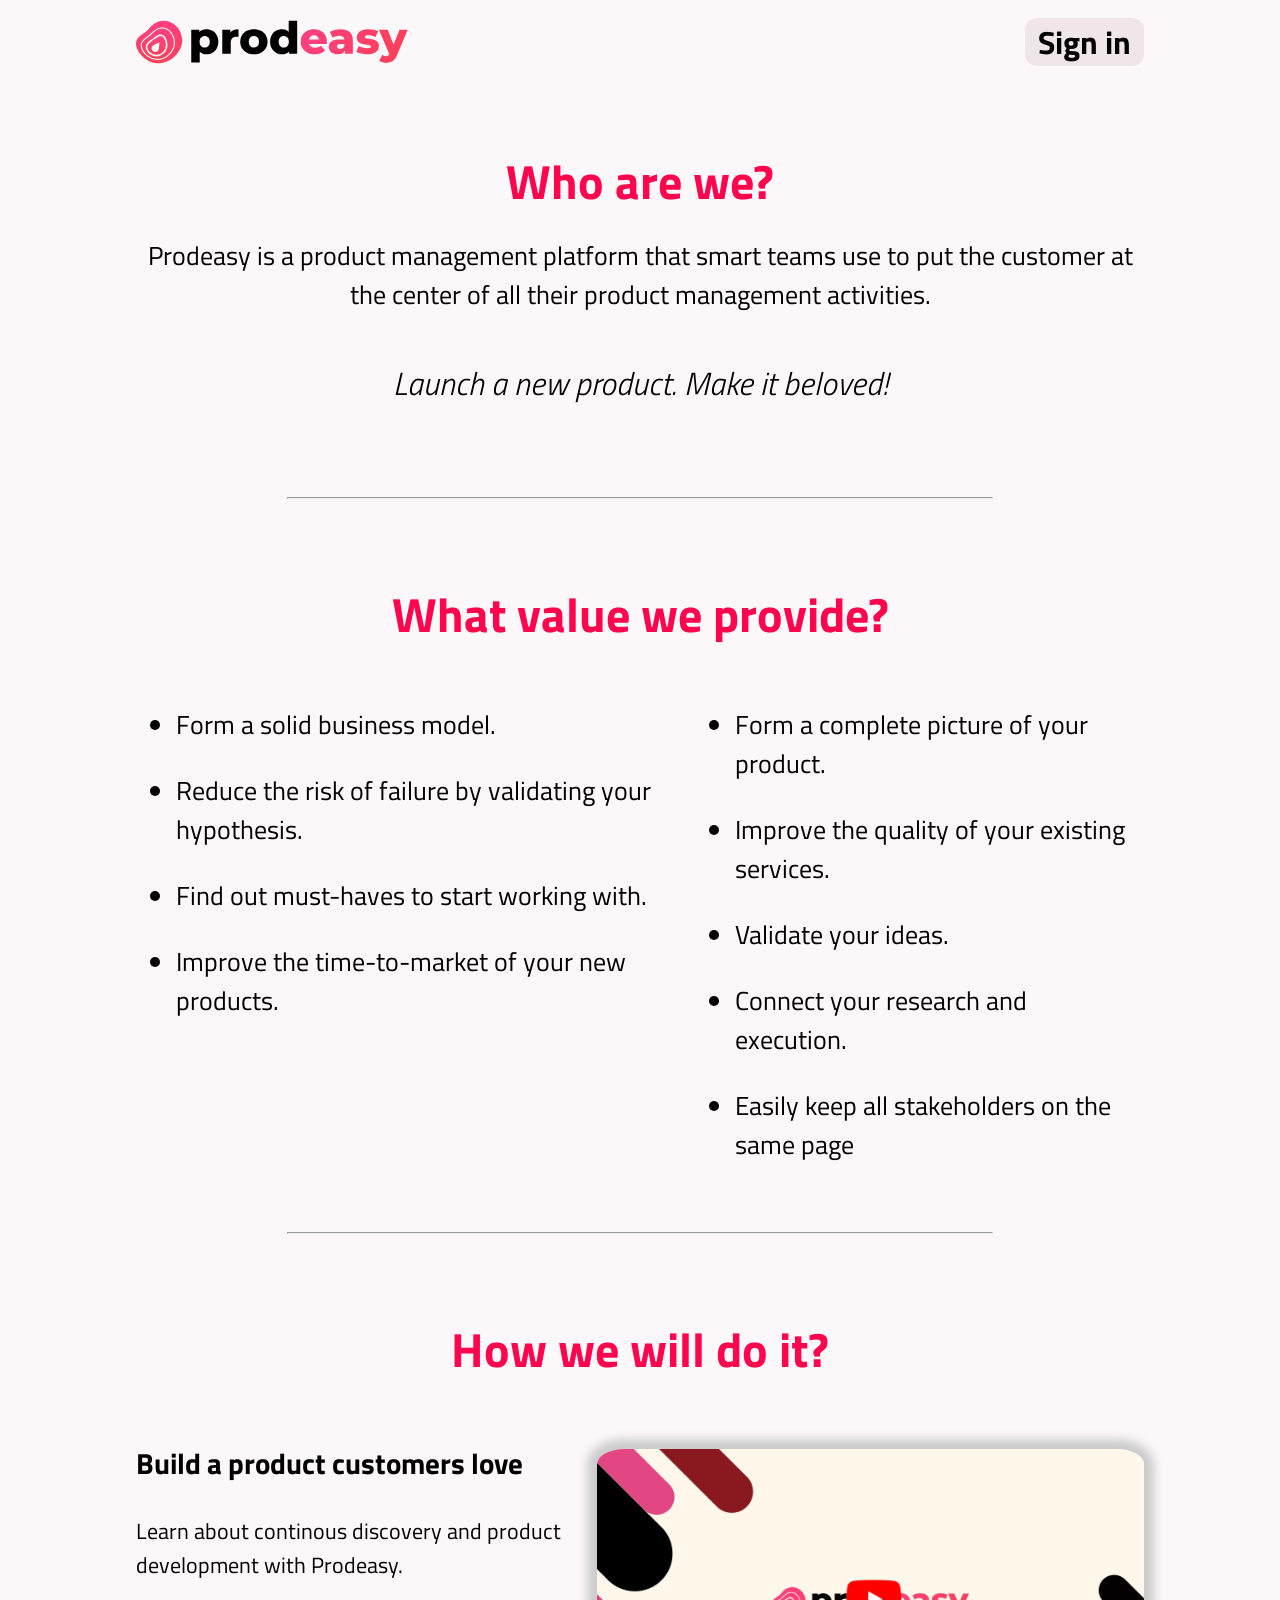
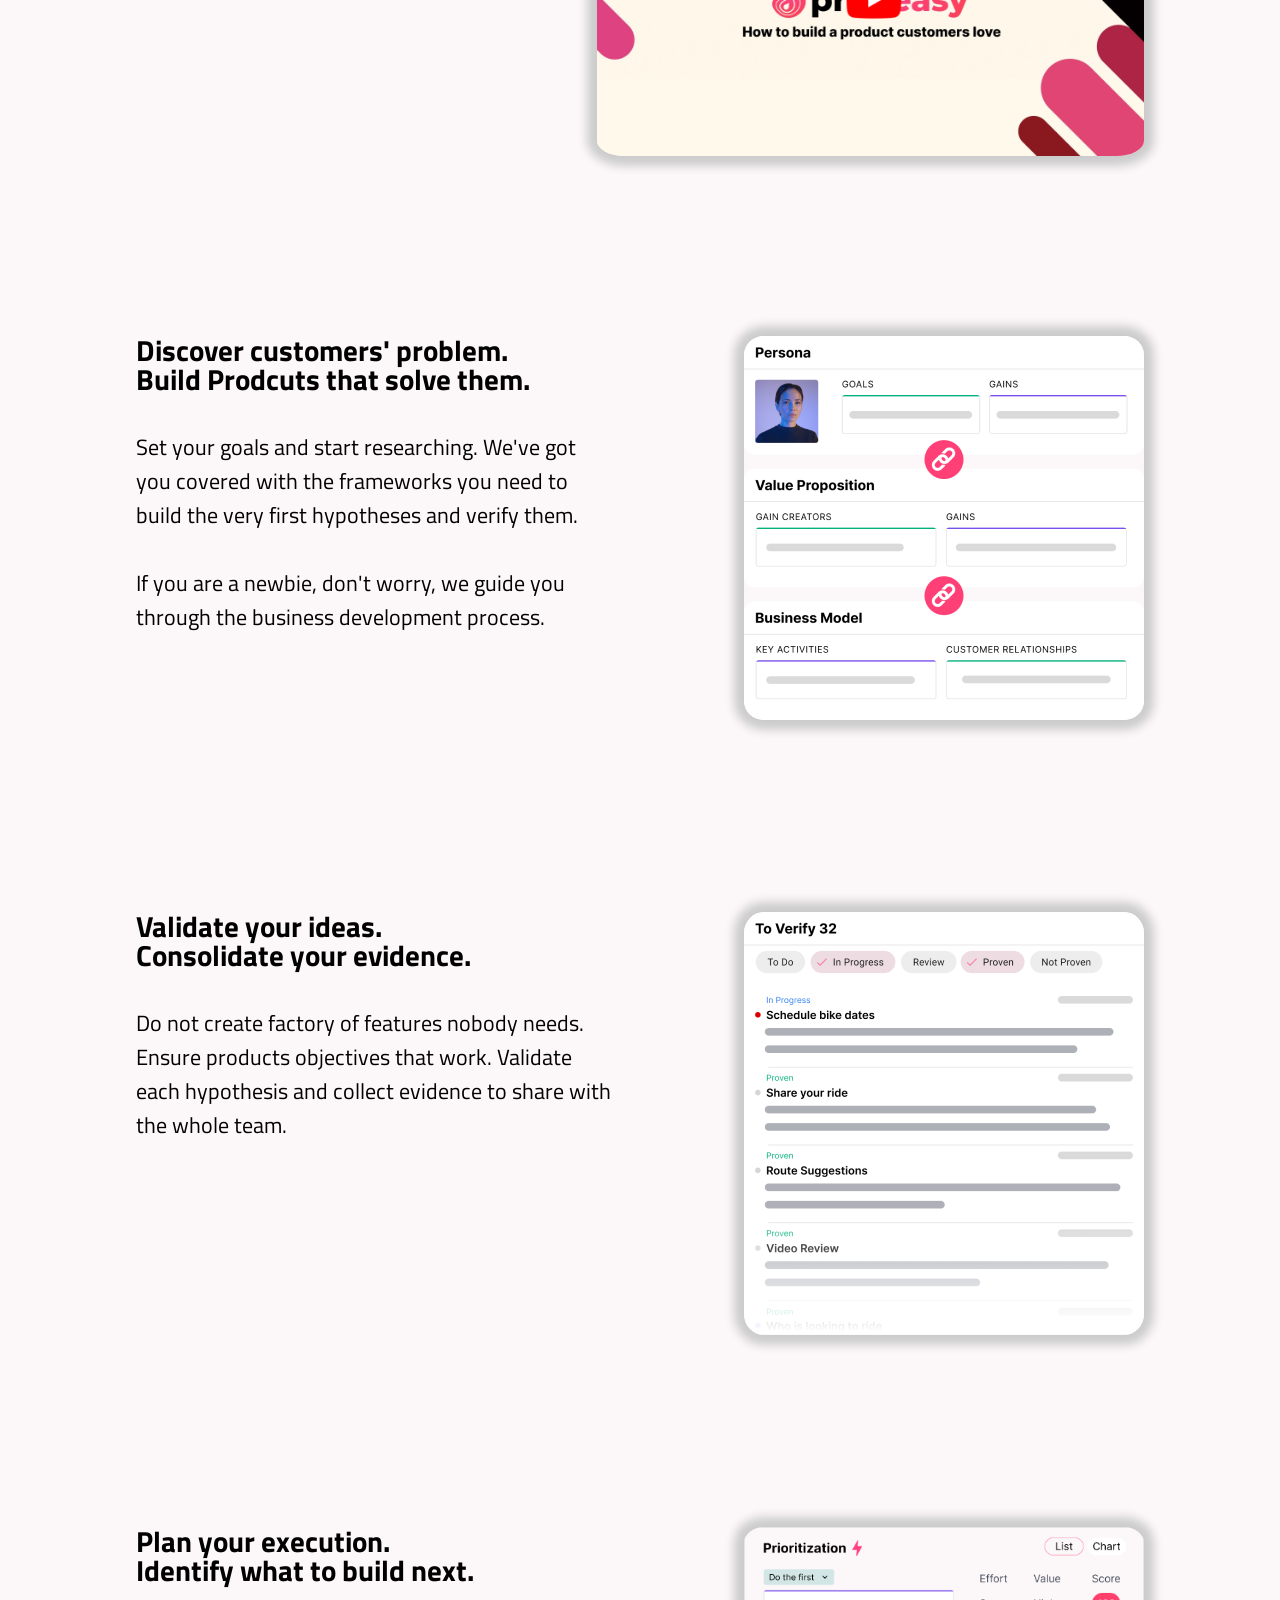
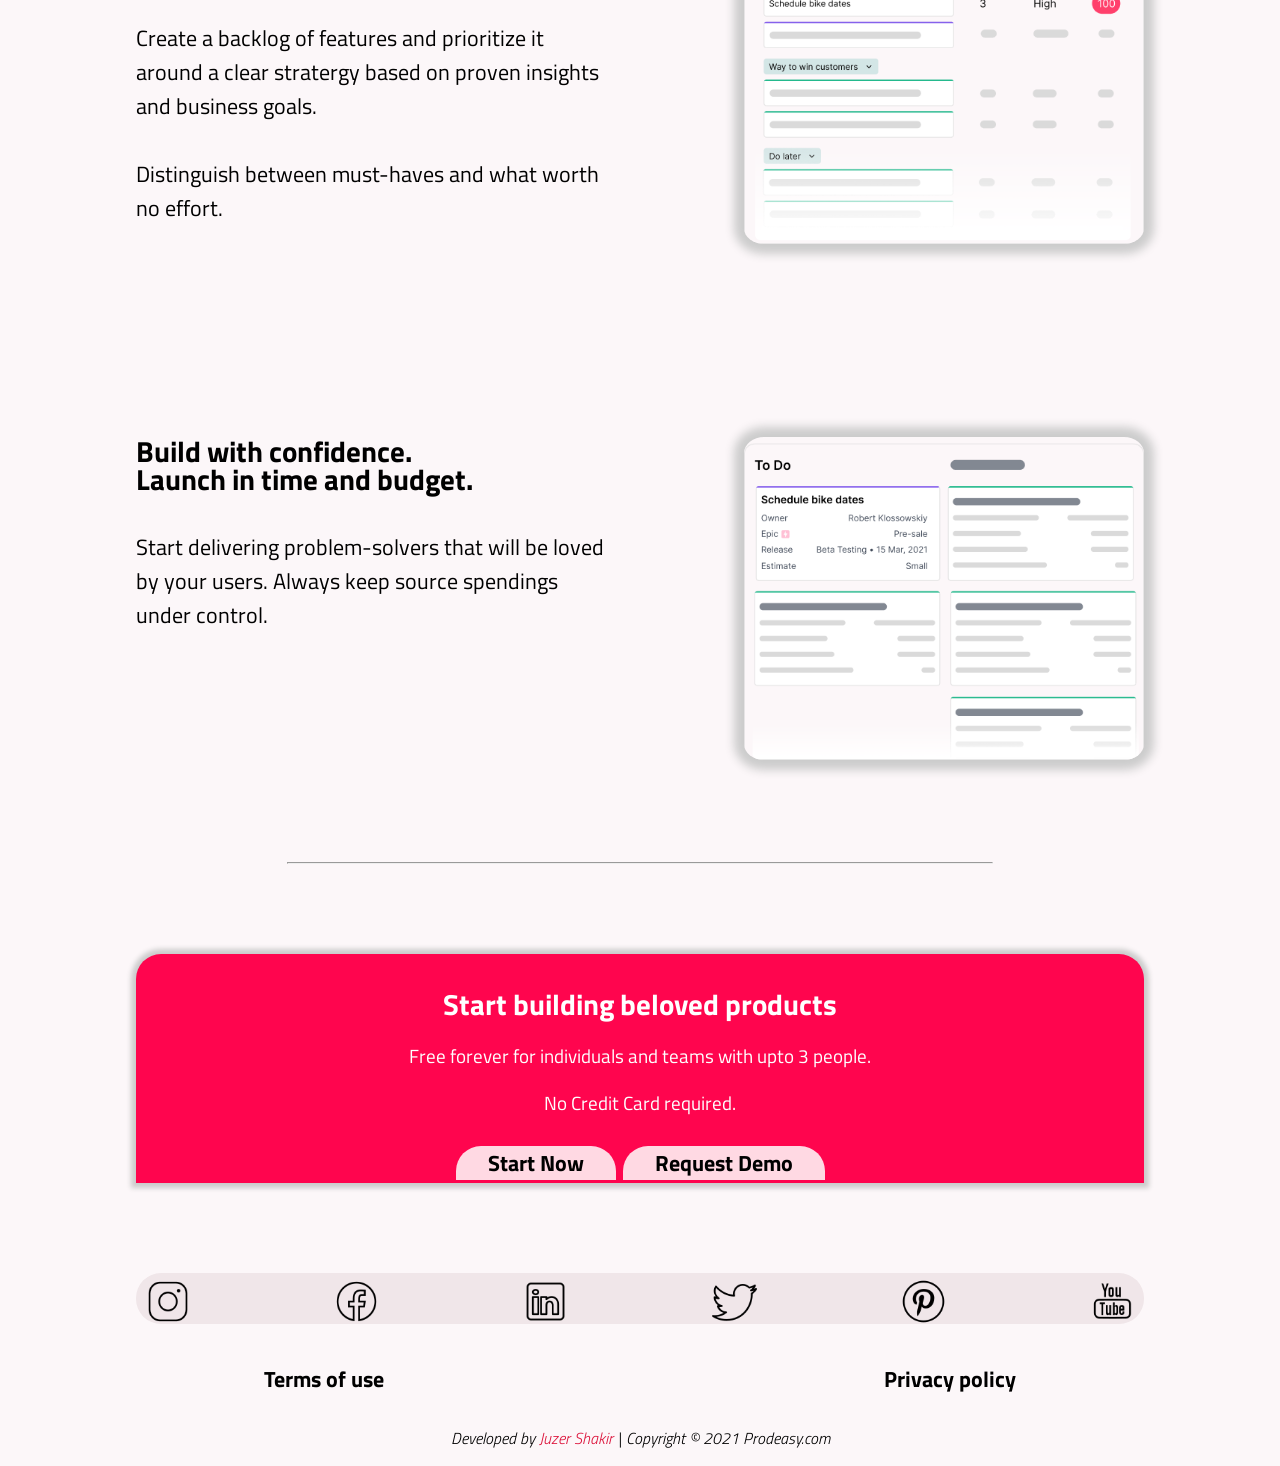
<file: index.html>
<!DOCTYPE html>
<html>
  <head>
    <!-- displays title for webpage -->
    <title>Prodeasy</title>
    <!-- link to scss file for styling elements -->
    <link rel="stylesheet" type="text/css" href="index.css">
    <!-- specify the character encoding for the HTML document -->
    <meta charset="UTF-8">
    <!-- responsive web design, will display content with respect to users' visible area of web page -->
    <meta name="viewport" content="width=device-width, initial-scale=1.0">
  </head>

  <body>

    <div id="homepage">

      <div id="header">
        <!-- prodeasy logo -->
        <img src="assets/logo.svg" alt="logo">
        <!-- Sign in link, which will open in new tab -->
        <a href="https://app.prodeasy.com/" target="_blank">Sign in</a>
      </div>

      <div id="content-1">
        <h2>Who are we?</h2>
        <p>Prodeasy is a product management platform that smart teams use
        to put the customer at the center of all their product
        management activities.</p>

        <p class="launch">Launch a new product. Make it beloved!</p>
      </div>

      <hr>

      <div id="content-2">
        <h2>What value we provide?</h2>
        <div id="values">
          <span id="founder-value">
            <ul>
              <li>Form a solid business model.</li>
              <li>Reduce the risk of failure by validating your hypothesis.</li>
              <li>Find out must-haves to start working with.</li>
              <li>Improve the time-to-market of your new products.</li>
            </ul>
          </span>
          <span id="manager-value">
            <ul>
              <li>Form a complete picture of your product.</li>
              <li>Improve the quality of your existing services.</li>
              <li>Validate your ideas.</li>
              <li>Connect your research and execution.</li>
              <li>Easily keep all stakeholders on the same page</li>
            </ul>
          </span>
        </div>
      </div>

      <hr>

      <div id="content-3">
        <h2>How we will do it?</h2>

        <div id="build">
          <div class="text">
            <h4>Build a product customers love</h4>
            <p>Learn about continous discovery and product development
            with Prodeasy.</p>
          </div>
          <div class="video">
            <a href="https://youtu.be/FqAvSZcwj7s" target="_blank">
              <img src="assets/video_cover.png"
              alt="A product management platform for teams of all sizes.">
            </a>
          </div>
        </div>

        <div id="discover">
          <div class="text">
            <h4>Discover customers' problem.<br/>
                Build Prodcuts that solve them.</h4>
            <p>Set your goals and start researching. We've got you covered with
            the frameworks you need to build the very first hypotheses and
            verify them.<br/><br/>
            If you are a newbie, don't worry, we guide you through the business
            development process.
            </p>
          </div>
          <div class="photo">
            <img src="assets/discover_customer_probelm.webp"
              alt="business model for customer problem.">
          </div>
        </div>

        <div id="validate">
          <div class="text">
            <h4>Validate your ideas.<br/>Consolidate your evidence.</h4>
            <p>Do not create factory of features nobody needs. Ensure products objectives that work. Validate each hypothesis and collect evidence to share with the whole team.
            </p>
          </div>
          <div class="photo">
            <img src="assets/validate.webp" alt="validate ideas">
          </div>
        </div>

        <div id="plan">
          <div class="text">
            <h4>Plan your execution.<br/>Identify what to build next.</h4>
            <p>Create a backlog of features and prioritize it around a clear stratergy based on proven insights and business goals.<br/><br/>
            Distinguish between must-haves and what worth no effort.
            </p>
          </div>
          <div class="photo">
            <img src="assets/plan.webp" alt="plan execution">
          </div>
        </div>

        <div id="confidence">
          <div class="text">
            <h4>Build with confidence.<br/>Launch in time and budget.</h4>
            <p>Start delivering problem-solvers that will be loved by your
              users. Always keep source spendings under control.
            </p>
          </div>
          <div class="photo">
            <img src="assets/build.webp" alt="confidence">
          </div>
        </div>
      </div>

      <hr>

      <div id="start-now">
        <h5>Start building beloved products</h5>
        <p>Free forever for individuals and teams with upto 3 people.</p>
        <p>No Credit Card required.</p>

        <div id="options">
          <a href="https://app.prodeasy.com/create-account">Start Now</a>
          <a href="https://calendly.com/prodeasy/demo?embed_domain=prodeasy.com&embed_type=PopupText&month=2021-04">Request Demo</a>
        </div>

      </div>

      <div id="footer">
        <div id="social">
          <a href="https://www.instagram.com/TeamProdEasy" target="_blank">
            <img src="assets/icons/insta.png">
          </a>

          <a href="https://www.facebook.com/Prodeasy" target="_blank">
            <img src="assets/icons/facebook.png">
          </a>

          <a href="https://www.linkedin.com/company/Prodeasy" target="_blank">
            <img src="assets/icons/linkedin.png">
          </a>

          <a href="https://twitter.com/TeamProdEasy" target="_blank">
            <img src="assets/icons/twitter.png">
          </a>

          <a href="https://www.pinterest.com/Prodeasy" target="_blank">
            <img src="assets/icons/pinterest.png">
          </a>

          <a href="https://www.youtube.com/channel/UC-yzTDVmWJQsOFhuHpTdkhg?sub_confirmation=1" target="_blank">
            <img src="assets/icons/youtube.png">
          </a>
        </div>

        <div id="legal">
          <a href="https://prodeasy.com/terms-of-use.html">
            <h5>Terms of use</h5>
          </a>
          <a href="https://prodeasy.com/privacy.html">
            <h5>Privacy policy</h5>
          </a>
        </div>

        <div id="end">
          <p>Developed by <a href="https://juzershakir.github.io/", target="_blank">Juzer Shakir</a> | Copyright © 2021 Prodeasy.com</p>
        </div>
      </div>
    </div>
  </body>
</html>
</file>
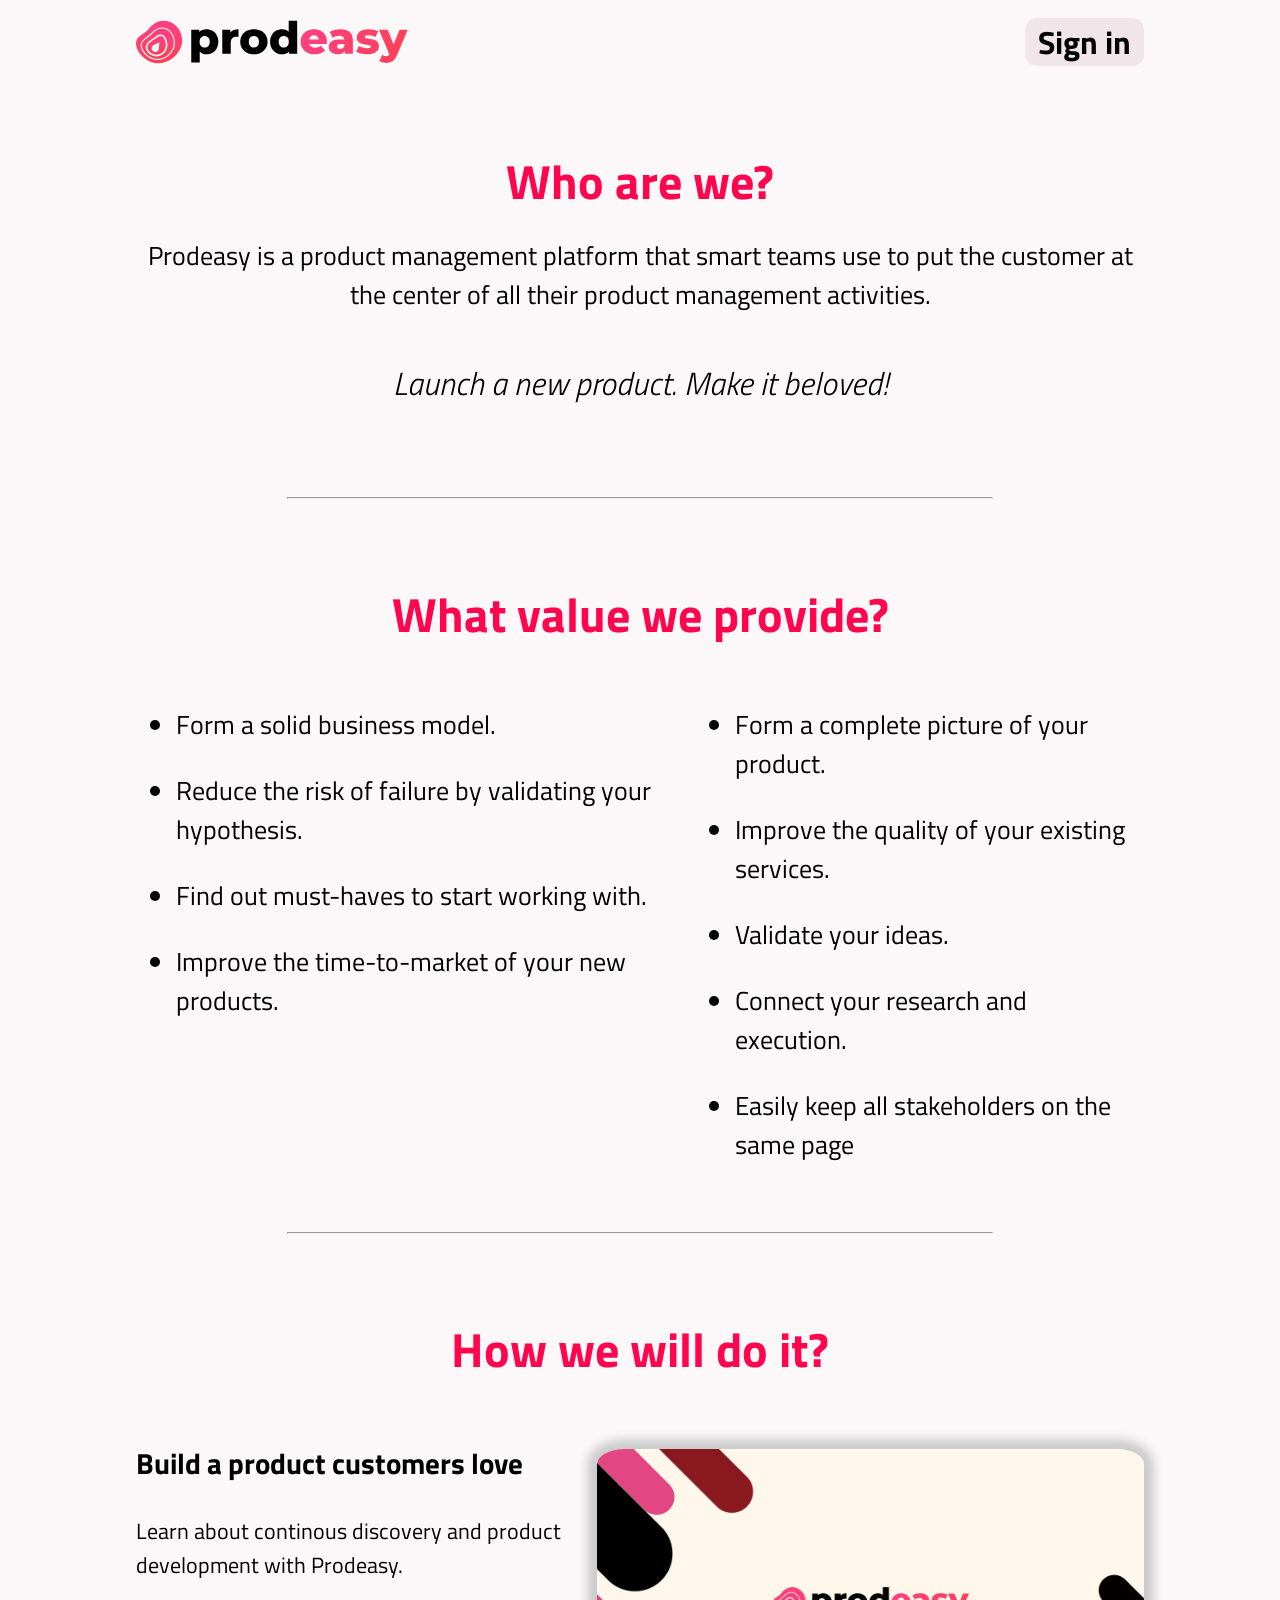
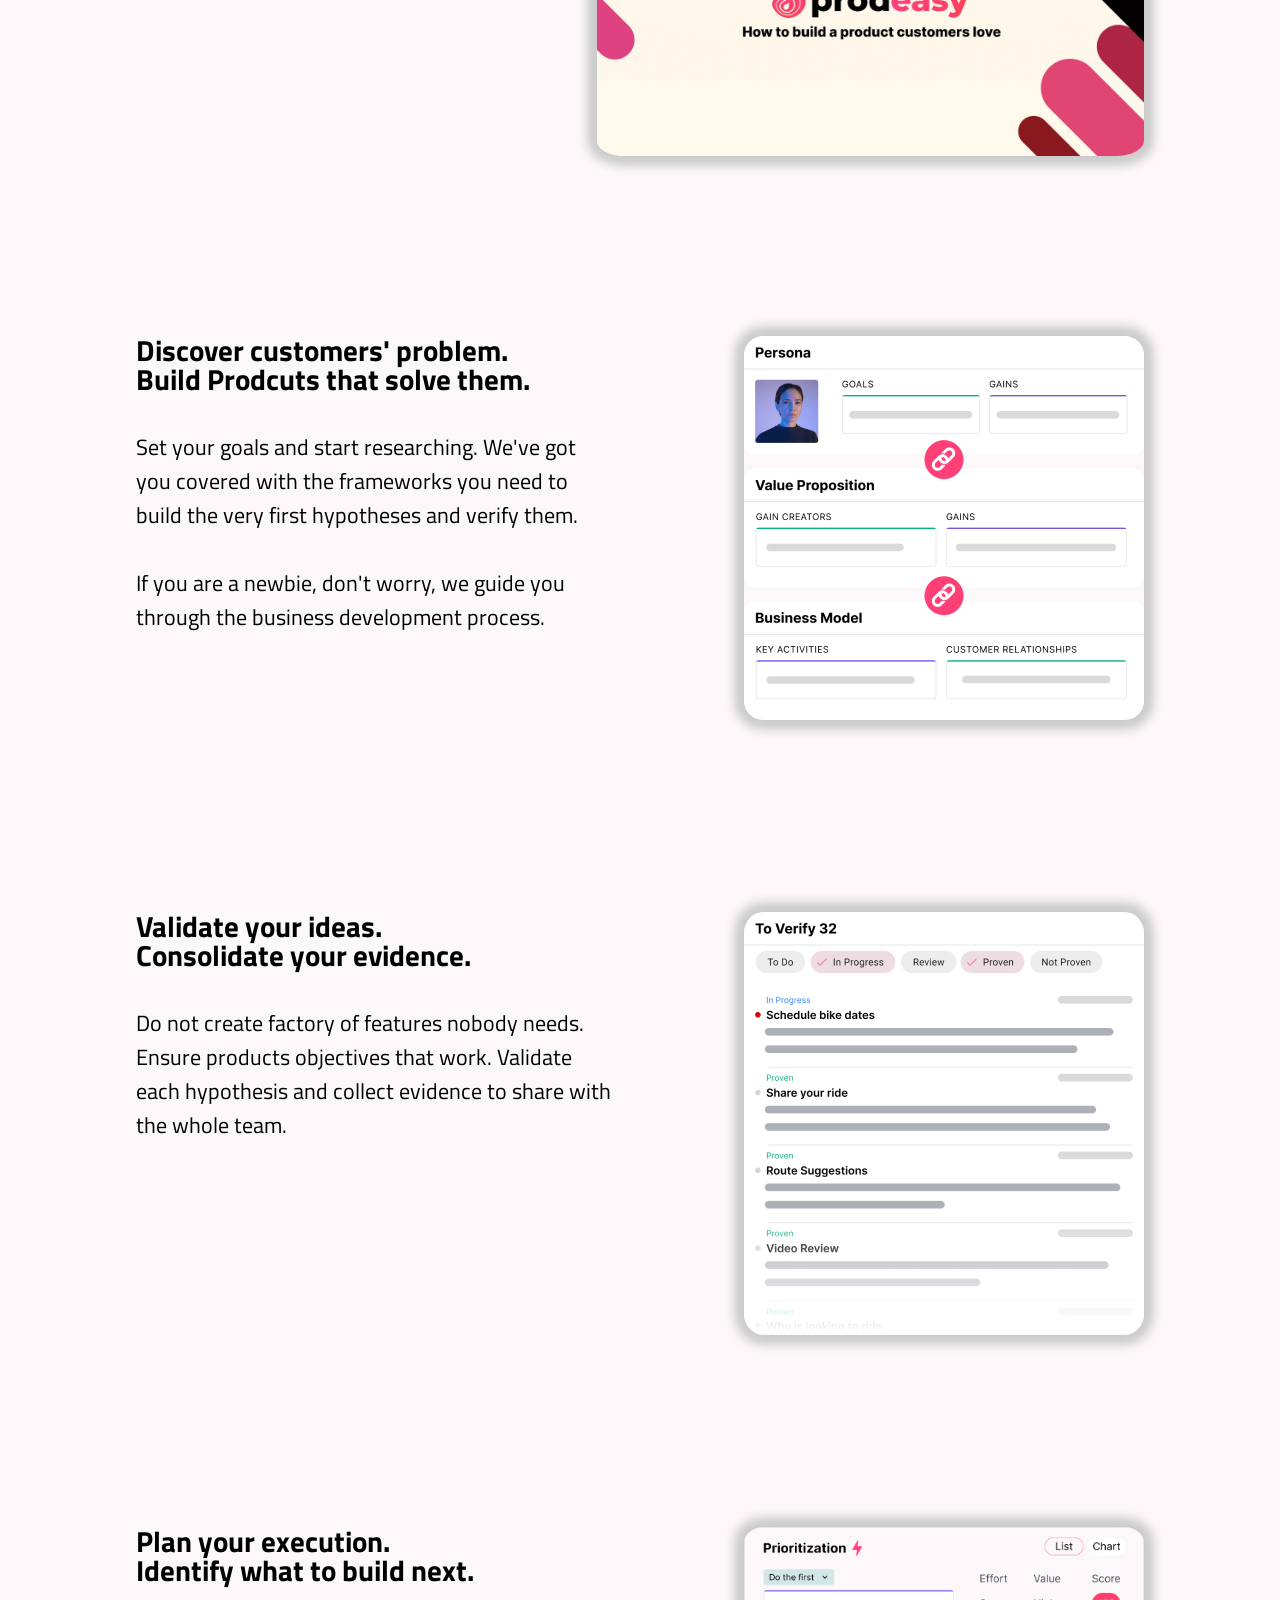
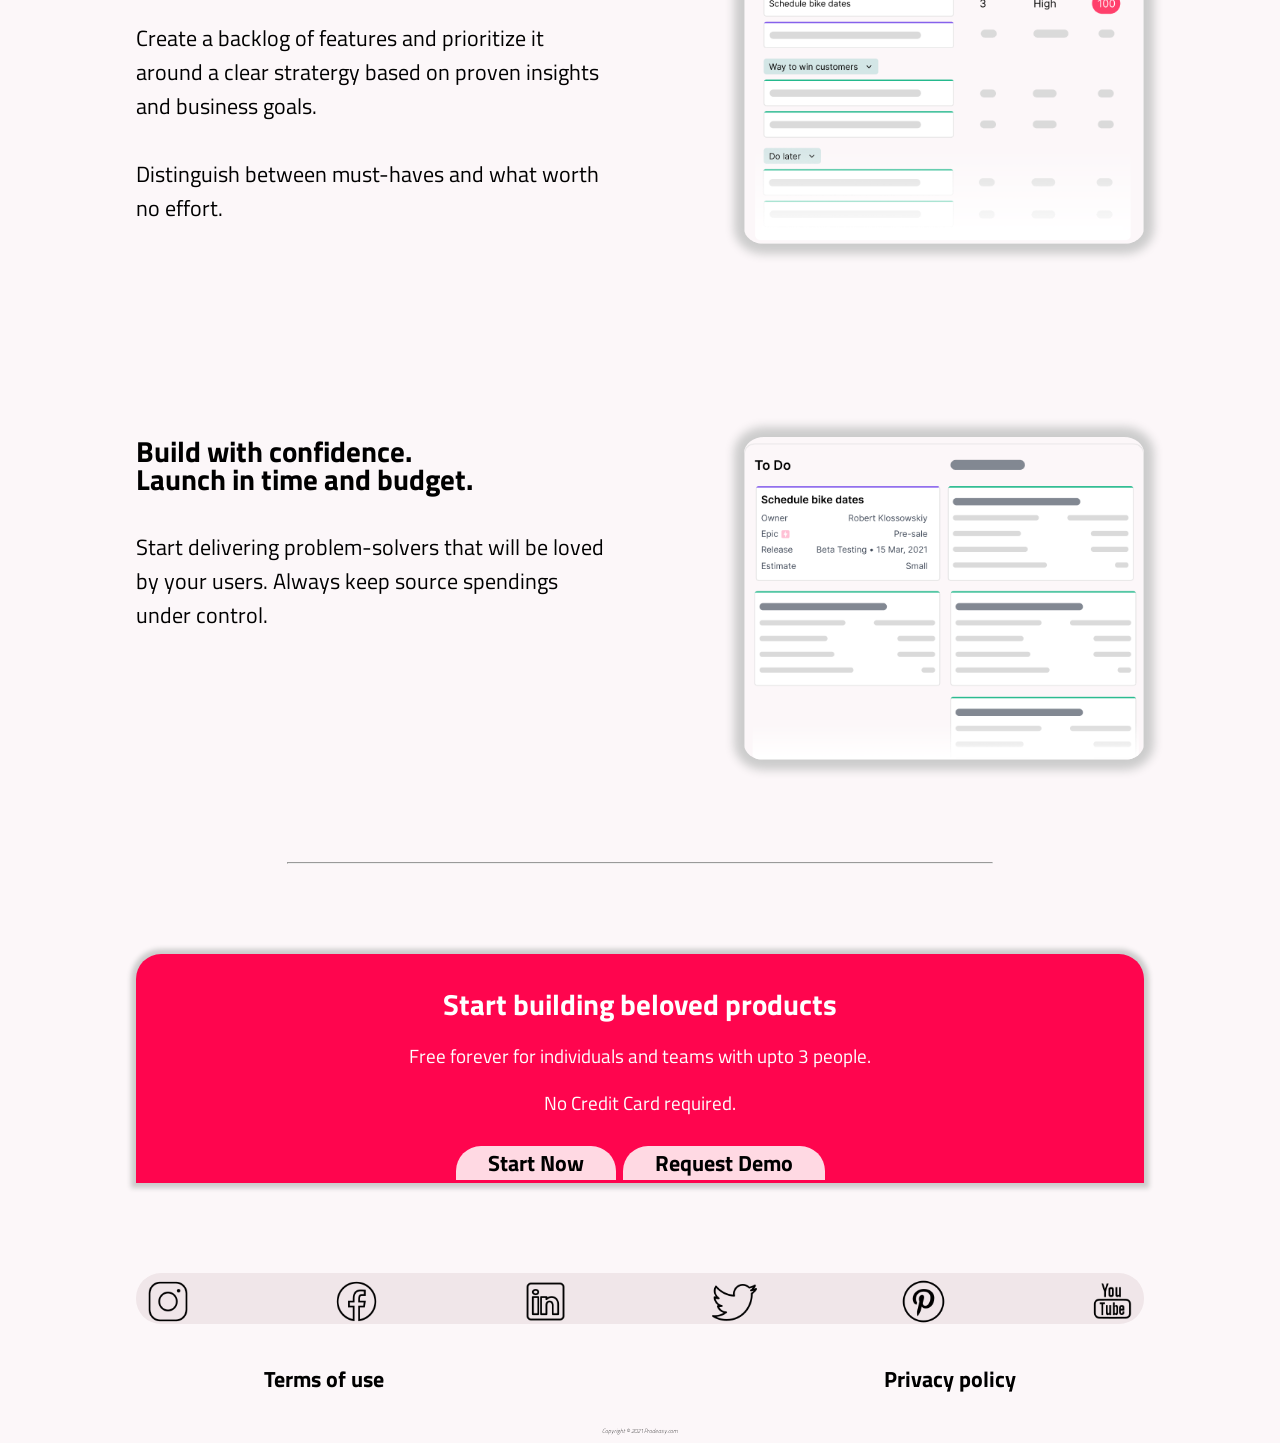
<file: main.html>
<!DOCTYPE html>
<html>
  <head>
    <!-- displays title for webpage -->
    <title>Prodeasy</title>
    <!-- link to scss file for styling elements -->
    <link rel="stylesheet" type="text/css" href="main.css">
    <!-- specify the character encoding for the HTML document -->
    <meta charset="UTF-8">
    <!-- responsive web design, will display content with respect to users' visible area of web page -->
    <meta name="viewport" content="width=device-width, initial-scale=1.0">

  </head>

  <body>

    <div id="homepage">

      <div id="header">
        <!-- prodeasy logo -->
        <img src="assets/logo.svg" alt="logo">
        <!-- Sign in link, which will open in new tab -->
        <a href="https://app.prodeasy.com/" target="_blank">Sign in</a>
      </div>

      <div id="content-1">
        <h2>Who are we?</h2>
        <p>Prodeasy is a product management platform that smart teams use
        to put the customer at the center of all their product
        management activities.</p>

        <p class="launch">Launch a new product. Make it beloved!</p>
      </div>

      <hr>

      <div id="content-2">
        <h2>What value we provide?</h2>
        <div id="values">
          <span id="founder-value">
            <ul>
              <li>Form a solid business model.</li>
              <li>Reduce the risk of failure by validating your hypothesis.</li>
              <li>Find out must-haves to start working with.</li>
              <li>Improve the time-to-market of your new products.</li>
            </ul>
          </span>
          <span id="manager-value">
            <ul>
              <li>Form a complete picture of your product.</li>
              <li>Improve the quality of your existing services.</li>
              <li>Validate your ideas.</li>
              <li>Connect your research and execution.</li>
              <li>Easily keep all stakeholders on the same page</li>
            </ul>
          </span>
        </div>
      </div>

      <hr>

      <div id="content-3">
        <h2>How we will do it?</h2>

        <div id="build">
          <div class="text">
            <h4>Build a product customers love</h4>
            <p>Learn about continous discovery and product development
            with Prodeasy.</p>
          </div>
          <div class="video">
            <a href="https://youtu.be/FqAvSZcwj7s" target="_blank">
              <img src="assets/video_cover.webp"
              alt="A product management platform for teams of all sizes.">
            </a>
          </div>
        </div>

        <div id="discover">
          <div class="text">
            <h4>Discover customers' problem.<br/>
                Build Prodcuts that solve them.</h4>
            <p>Set your goals and start researching. We've got you covered with
            the frameworks you need to build the very first hypotheses and
            verify them.<br/><br/>
            If you are a newbie, don't worry, we guide you through the business
            development process.
            </p>
          </div>
          <div class="photo">
            <img src="assets/discover_customer_probelm.webp"
              alt="business model for customer problem.">
          </div>
        </div>

        <div id="validate">
          <div class="text">
            <h4>Validate your ideas.<br/>Consolidate your evidence.</h4>
            <p>Do not create factory of features nobody needs. Ensure products objectives that work. Validate each hypothesis and collect evidence to share with the whole team.
            </p>
          </div>
          <div class="photo">
            <img src="assets/validate.webp" alt="validate ideas">
          </div>
        </div>

        <div id="plan">
          <div class="text">
            <h4>Plan your execution.<br/>Identify what to build next.</h4>
            <p>Create a backlog of features and prioritize it around a clear stratergy based on proven insights and business goals.<br/><br/>
            Distinguish between must-haves and what worth no effort.
            </p>
          </div>
          <div class="photo">
            <img src="assets/plan.webp" alt="plan execution">
          </div>
        </div>

        <div id="confidence">
          <div class="text">
            <h4>Build with confidence.<br/>Launch in time and budget.</h4>
            <p>Start delivering problem-solvers that will be loved by your
              users. Always keep source spendings under control.
            </p>
          </div>
          <div class="photo">
            <img src="assets/build.webp" alt="confidence">
          </div>
        </div>
      </div>

      <hr>

      <div id="start-now">
        <h5>Start building beloved products</h5>
        <p>Free forever for individuals and teams with upto 3 people.</p>
        <p>No Credit Card required.</p>

        <div id="options">
          <a href="https://app.prodeasy.com/create-account">Start Now</a>
          <a href="https://calendly.com/prodeasy/demo?embed_domain=prodeasy.com&embed_type=PopupText&month=2021-04">Request Demo</a>
        </div>

      </div>

      <div id="footer">
        <div id="social">
          <a href="https://www.instagram.com/TeamProdEasy" target="_blank">
            <img src="assets/icons/insta.png">
          </a>

          <a href="https://www.facebook.com/Prodeasy" target="_blank">
            <img src="assets/icons/facebook.png">
          </a>

          <a href="https://www.linkedin.com/company/Prodeasy" target="_blank">
            <img src="assets/icons/linkedin.png">
          </a>

          <a href="https://twitter.com/TeamProdEasy" target="_blank">
            <img src="assets/icons/twitter.png">
          </a>

          <a href="https://www.pinterest.com/Prodeasy" target="_blank">
            <img src="assets/icons/pinterest.png">
          </a>

          <a href="https://www.youtube.com/channel/UC-yzTDVmWJQsOFhuHpTdkhg?sub_confirmation=1" target="_blank">
            <img src="assets/icons/youtube.png">
          </a>
        </div>

        <div id="legal">
          <a href="https://prodeasy.com/terms-of-use.html">
            <h5>Terms of use</h5>
          </a>
          <a href="https://prodeasy.com/privacy.html">
            <h5>Privacy policy</h5>
          </a>
        </div>

        <div id="end">
          <p>Copyright © 2021 Prodeasy.com</p>
        </div>
      </div>
    </div>
  </body>
</html>
</file>
<file: index.css>
@import url("https://fonts.googleapis.com/css2?family=Titillium+Web:ital,wght@0,400;0,600;0,700;1,300;1,400&display=swap");
* {
  box-sizing: border-box; }

body {
  background-color: #fcf7f9;
  font-family: 'Titillium Web', sans-serif; }
  @media (min-width: 16em) {
    body {
      font-size: 1.4em; } }
  @media (min-width: 28em) {
    body {
      font-size: 1.1em; } }
  @media (min-width: 40em) {
    body {
      font-size: 1.6em; } }
  @media (min-width: 60em) {
    body {
      font-size: 2.0em; } }

#homepage {
  margin: 0vh 10vw; }

#header {
  margin-top: 2vh; }
  @media (min-width: 28em) {
    #header {
      display: flex;
      justify-content: space-between;
      flex-wrap: wrap; } }
  @media (min-width: 16em) {
    #header img {
      display: block;
      width: 100%; } }
  @media (min-width: 28em) {
    #header img {
      display: inline;
      width: 24%; } }
  @media (min-width: 40em) {
    #header img {
      width: 25.5%; } }
  @media (min-width: 60em) {
    #header img {
      width: 27%; } }
  #header a {
    border-radius: 12px;
    margin: 0% 30%;
    text-align: center;
    color: black;
    background-color: #f0e6e9;
    text-decoration: none;
    font-weight: 700; }
    #header a:hover {
      background-color: #ffd9e3;
      color: #ff3b72; }
    @media (min-width: 16em) {
      #header a {
        display: block; } }
    @media (min-width: 28em) {
      #header a {
        display: inline;
        margin: 0% 0%;
        padding: 0vh 1vw;
        text-align: right; } }

hr {
  width: 70%;
  height: 2px;
  color: #f0e6e9; }

#content-1 {
  text-align: center;
  margin-bottom: 10vh; }
  #content-1 h2 {
    color: #ff054e;
    margin-top: 10vh;
    margin-bottom: 3vh;
    line-height: 1.1;
    text-align: center; }
  #content-1 p {
    font-size: 0.8em; }
  #content-1 p.launch {
    margin-top: 5vh;
    font-weight: 300;
    font-style: italic;
    font-size: 1em; }

#content-2 h2 {
  color: #ff054e;
  margin-top: 10vh;
  margin-bottom: 3vh;
  line-height: 1.1;
  text-align: center; }
#content-2 #values {
  font-size: 0.8em; }
  @media (min-width: 16em) {
    #content-2 #values {
      display: block;
      margin-left: 3.5vw; } }
  @media (min-width: 28em) {
    #content-2 #values {
      display: flex;
      justify-content: space-between;
      margin: 0vh 0vw; } }
  #content-2 #values ul li {
    padding-bottom: 3vh; }
  @media (min-width: 16em) {
    #content-2 #values #founder-value ul {
      margin-bottom: 0vh; } }
  @media (min-width: 28em) {
    #content-2 #values #founder-value ul {
      margin-right: 2vw;
      margin-top: 4vh; } }
  @media (min-width: 16em) {
    #content-2 #values #manager-value ul {
      margin-top: 0vh; } }
  @media (min-width: 28em) {
    #content-2 #values #manager-value ul {
      margin-top: 4vh; } }

#content-3 {
  margin-bottom: 10vh; }
  #content-3 h2 {
    color: #ff054e;
    margin-top: 10vh;
    margin-bottom: 3vh;
    line-height: 1.1;
    text-align: center; }
  @media (min-width: 16em) {
    #content-3 #build {
      display: block;
      margin-top: 5vh; } }
  @media (min-width: 28em) {
    #content-3 #build {
      display: flex;
      justify-content: space-between;
      margin-top: 8vh; } }
  #content-3 #build .text {
    padding-right: 2vw; }
    #content-3 #build .text h4 {
      color: black;
      line-height: 1;
      text-align: center;
      font-size: 0.9em;
      margin-top: 0vh;
      margin-bottom: 1vh; }
      @media (min-width: 28em) {
        #content-3 #build .text h4 {
          text-align: left; } }
    #content-3 #build .text p {
      margin: 3.5vh 0vw;
      font-size: 0.7em;
      text-align: center; }
      @media (min-width: 28em) {
        #content-3 #build .text p {
          margin-top: 4vh;
          text-align: left; } }
    @media (min-width: 28em) {
      #content-3 #build .text {
        display: inline;
        width: 50%; } }
  #content-3 #build .video a img {
    border-radius: 5%;
    box-shadow: 0 0 10px 10px #ccc; }
    @media (min-width: 16em) {
      #content-3 #build .video a img {
        display: block;
        width: 100%; } }
    @media (min-width: 28em) {
      #content-3 #build .video a img {
        display: inline;
        max-width: 270px;
        height: auto;
        vertical-align: middle; } }
    @media (min-width: 40em) {
      #content-3 #build .video a img {
        max-width: 370px; } }
    @media (min-width: 60em) {
      #content-3 #build .video a img {
        max-width: 600px; } }
    @media (min-width: 87.5em) {
      #content-3 #build .video a img {
        max-width: 800px; } }
  @media (min-width: 16em) {
    #content-3 #discover {
      display: block;
      padding-top: 8vh; } }
  @media (min-width: 28em) {
    #content-3 #discover {
      display: flex;
      justify-content: space-between;
      margin-top: 10vh;
      padding-top: 10vh; } }
  #content-3 #discover .text {
    padding-right: 2vw; }
    #content-3 #discover .text h4 {
      color: black;
      line-height: 1;
      text-align: center;
      font-size: 0.9em;
      margin-top: 0vh;
      margin-bottom: 1vh; }
      @media (min-width: 28em) {
        #content-3 #discover .text h4 {
          text-align: left; } }
    #content-3 #discover .text p {
      margin: 3.5vh 0vw;
      font-size: 0.7em;
      text-align: center; }
      @media (min-width: 28em) {
        #content-3 #discover .text p {
          margin-top: 4vh;
          text-align: left; } }
    @media (min-width: 28em) {
      #content-3 #discover .text {
        display: inline;
        width: 50%; } }
  #content-3 #discover .photo img {
    border-radius: 5%;
    box-shadow: 0 0 10px 10px #ccc; }
    @media (min-width: 16em) {
      #content-3 #discover .photo img {
        display: block;
        width: 100%; } }
    @media (min-width: 28em) {
      #content-3 #discover .photo img {
        display: inline;
        max-width: 300px;
        height: auto; } }
    @media (min-width: 40em) {
      #content-3 #discover .photo img {
        max-width: 400px; } }
  @media (min-width: 16em) {
    #content-3 #validate {
      display: block;
      padding-top: 8vh; } }
  @media (min-width: 28em) {
    #content-3 #validate {
      display: flex;
      justify-content: space-between;
      margin-top: 10vh;
      padding-top: 10vh; } }
  #content-3 #validate .text {
    padding-right: 2vw; }
    #content-3 #validate .text h4 {
      color: black;
      line-height: 1;
      text-align: center;
      font-size: 0.9em;
      margin-top: 0vh;
      margin-bottom: 1vh; }
      @media (min-width: 28em) {
        #content-3 #validate .text h4 {
          text-align: left; } }
    #content-3 #validate .text p {
      margin: 3.5vh 0vw;
      font-size: 0.7em;
      text-align: center; }
      @media (min-width: 28em) {
        #content-3 #validate .text p {
          margin-top: 4vh;
          text-align: left; } }
    @media (min-width: 28em) {
      #content-3 #validate .text {
        display: inline;
        width: 50%; } }
  #content-3 #validate .photo img {
    border-radius: 5%;
    box-shadow: 0 0 10px 10px #ccc; }
    @media (min-width: 16em) {
      #content-3 #validate .photo img {
        display: block;
        width: 100%; } }
    @media (min-width: 28em) {
      #content-3 #validate .photo img {
        display: inline;
        max-width: 300px;
        height: auto; } }
    @media (min-width: 40em) {
      #content-3 #validate .photo img {
        max-width: 400px; } }
  @media (min-width: 16em) {
    #content-3 #plan {
      display: block;
      padding-top: 8vh; } }
  @media (min-width: 28em) {
    #content-3 #plan {
      display: flex;
      justify-content: space-between;
      margin-top: 10vh;
      padding-top: 10vh; } }
  #content-3 #plan .text {
    padding-right: 2vw; }
    #content-3 #plan .text h4 {
      color: black;
      line-height: 1;
      text-align: center;
      font-size: 0.9em;
      margin-top: 0vh;
      margin-bottom: 1vh; }
      @media (min-width: 28em) {
        #content-3 #plan .text h4 {
          text-align: left; } }
    #content-3 #plan .text p {
      margin: 3.5vh 0vw;
      font-size: 0.7em;
      text-align: center; }
      @media (min-width: 28em) {
        #content-3 #plan .text p {
          margin-top: 4vh;
          text-align: left; } }
    @media (min-width: 28em) {
      #content-3 #plan .text {
        display: inline;
        width: 50%; } }
  #content-3 #plan .photo img {
    border-radius: 5%;
    box-shadow: 0 0 10px 10px #ccc; }
    @media (min-width: 16em) {
      #content-3 #plan .photo img {
        display: block;
        width: 100%; } }
    @media (min-width: 28em) {
      #content-3 #plan .photo img {
        display: inline;
        max-width: 300px;
        height: auto; } }
    @media (min-width: 40em) {
      #content-3 #plan .photo img {
        max-width: 400px; } }
  @media (min-width: 16em) {
    #content-3 #confidence {
      display: block;
      padding-top: 8vh; } }
  @media (min-width: 28em) {
    #content-3 #confidence {
      display: flex;
      justify-content: space-between;
      margin-top: 10vh;
      padding-top: 10vh; } }
  #content-3 #confidence .text {
    padding-right: 2vw; }
    #content-3 #confidence .text h4 {
      color: black;
      line-height: 1;
      text-align: center;
      font-size: 0.9em;
      margin-top: 0vh;
      margin-bottom: 1vh; }
      @media (min-width: 28em) {
        #content-3 #confidence .text h4 {
          text-align: left; } }
    #content-3 #confidence .text p {
      margin: 3.5vh 0vw;
      font-size: 0.7em;
      text-align: center; }
      @media (min-width: 28em) {
        #content-3 #confidence .text p {
          margin-top: 4vh;
          text-align: left; } }
    @media (min-width: 28em) {
      #content-3 #confidence .text {
        display: inline;
        width: 50%; } }
  #content-3 #confidence .photo img {
    border-radius: 5%;
    box-shadow: 0 0 10px 10px #ccc; }
    @media (min-width: 16em) {
      #content-3 #confidence .photo img {
        display: block;
        width: 100%; } }
    @media (min-width: 28em) {
      #content-3 #confidence .photo img {
        display: inline;
        max-width: 300px;
        height: auto; } }
    @media (min-width: 40em) {
      #content-3 #confidence .photo img {
        max-width: 400px; } }

#start-now {
  background-color: #ff054e;
  border-radius: 25px 25px 0px 0px;
  box-shadow: 0 0 5px 5px #ccc;
  text-align: center;
  color: white;
  padding-top: 3.5vh;
  padding-bottom: 0vh;
  margin: 10vh 0vw; }
  #start-now h5 {
    margin: 0vh 0vw;
    font-size: 0.9em;
    line-height: 1.3; }
  #start-now p {
    font-size: 0.6em;
    margin: 2vh 0vw; }
  #start-now #options a {
    padding: 0vh 2.5vw;
    font-size: 0.7em;
    font-weight: 700;
    background-color: #ffd9e3;
    color: black;
    text-decoration: none;
    text-align: center; }
    #start-now #options a:hover {
      background-color: black;
      color: white;
      font-weight: 700; }
    @media (min-width: 16em) {
      #start-now #options a {
        display: block;
        margin-bottom: 1.3vh; } }
    @media (min-width: 28em) {
      #start-now #options a {
        display: inline;
        margin-bottom: 0vh;
        border-radius: 25px 25px 0px 0px; } }

#footer #social {
  display: flex;
  justify-content: space-between;
  width: 100%;
  text-align: center;
  background-color: #f0e6e9;
  border-radius: 25px; }
  #footer #social a img {
    display: inline;
    width: 70%;
    vertical-align: middle; }
#footer #legal {
  display: flex;
  justify-content: space-between;
  margin-top: 3vh;
  margin-bottom: 0vh; }
  #footer #legal a {
    margin: 0vh 0vw;
    color: black;
    text-decoration: none; }
    #footer #legal a:hover {
      color: #ff3b72; }
    @media (min-width: 28em) {
      #footer #legal a {
        margin: 0vh 8vw; } }
    @media (min-width: 40em) {
      #footer #legal a {
        margin: 0vh 10vw; } }
    #footer #legal a h5 {
      margin-top: 0vh;
      font-size: 0.7em;
      display: inline;
      width: 100%; }
#footer #end {
  margin-top: 3vh; }
  #footer #end p {
    text-align: center;
    font-weight: 300;
    font-style: italic;
    font-size: 0.5em; }
    #footer #end p a {
      color: #DC143C;
      text-decoration: none; }
      #footer #end p a :hover {
        color: #DC143C; }
      #footer #end p a :visited {
        color: #DC143C; }

/*# sourceMappingURL=index.css.map */
</file>
<file: main.css>
@import url("https://fonts.googleapis.com/css2?family=Titillium+Web:ital,wght@0,400;0,600;0,700;1,300;1,400&display=swap");
* {
  box-sizing: border-box; }

body {
  background-color: #fcf7f9;
  font-family: 'Titillium Web', sans-serif; }
  @media (min-width: 16em) {
    body {
      font-size: 1.4em; } }
  @media (min-width: 28em) {
    body {
      font-size: 1.1em; } }
  @media (min-width: 40em) {
    body {
      font-size: 1.6em; } }
  @media (min-width: 60em) {
    body {
      font-size: 2.0em; } }

#homepage {
  margin: 0vh 10vw; }

#header {
  margin-top: 2vh; }
  @media (min-width: 28em) {
    #header {
      display: flex;
      justify-content: space-between;
      flex-wrap: wrap; } }
  @media (min-width: 16em) {
    #header img {
      display: block;
      width: 100%; } }
  @media (min-width: 28em) {
    #header img {
      display: inline;
      width: 24%; } }
  @media (min-width: 40em) {
    #header img {
      width: 25.5%; } }
  @media (min-width: 60em) {
    #header img {
      width: 27%; } }
  #header a {
    border-radius: 12px;
    margin: 0% 30%;
    text-align: center;
    color: black;
    background-color: #f0e6e9;
    text-decoration: none;
    font-weight: 700; }
    #header a:hover {
      background-color: #ffd9e3;
      color: #ff3b72; }
    @media (min-width: 16em) {
      #header a {
        display: block; } }
    @media (min-width: 28em) {
      #header a {
        display: inline;
        margin: 0% 0%;
        padding: 0vh 1vw;
        text-align: right; } }

hr {
  width: 70%;
  height: 2px;
  color: #f0e6e9; }

#content-1 {
  text-align: center;
  margin-bottom: 10vh; }
  #content-1 h2 {
    color: #ff054e;
    margin-top: 10vh;
    margin-bottom: 3vh;
    line-height: 1.1;
    text-align: center; }
  #content-1 p {
    font-size: 0.8em; }
  #content-1 p.launch {
    margin-top: 5vh;
    font-weight: 300;
    font-style: italic;
    font-size: 1em; }

#content-2 h2 {
  color: #ff054e;
  margin-top: 10vh;
  margin-bottom: 3vh;
  line-height: 1.1;
  text-align: center; }
#content-2 #values {
  font-size: 0.8em; }
  @media (min-width: 16em) {
    #content-2 #values {
      display: block;
      margin-left: 3.5vw; } }
  @media (min-width: 28em) {
    #content-2 #values {
      display: flex;
      justify-content: space-between;
      margin: 0vh 0vw; } }
  #content-2 #values ul li {
    padding-bottom: 3vh; }
  @media (min-width: 16em) {
    #content-2 #values #founder-value ul {
      margin-bottom: 0vh; } }
  @media (min-width: 28em) {
    #content-2 #values #founder-value ul {
      margin-right: 2vw;
      margin-top: 4vh; } }
  @media (min-width: 16em) {
    #content-2 #values #manager-value ul {
      margin-top: 0vh; } }
  @media (min-width: 28em) {
    #content-2 #values #manager-value ul {
      margin-top: 4vh; } }

#content-3 {
  margin-bottom: 10vh; }
  #content-3 h2 {
    color: #ff054e;
    margin-top: 10vh;
    margin-bottom: 3vh;
    line-height: 1.1;
    text-align: center; }
  @media (min-width: 16em) {
    #content-3 #build {
      display: block;
      margin-top: 5vh; } }
  @media (min-width: 28em) {
    #content-3 #build {
      display: flex;
      justify-content: space-between;
      margin-top: 8vh; } }
  #content-3 #build .text {
    padding-right: 2vw; }
    #content-3 #build .text h4 {
      color: black;
      line-height: 1;
      text-align: center;
      font-size: 0.9em;
      margin-top: 0vh;
      margin-bottom: 1vh; }
      @media (min-width: 28em) {
        #content-3 #build .text h4 {
          text-align: left; } }
    #content-3 #build .text p {
      margin: 3.5vh 0vw;
      font-size: 0.7em;
      text-align: center; }
      @media (min-width: 28em) {
        #content-3 #build .text p {
          margin-top: 4vh;
          text-align: left; } }
    @media (min-width: 28em) {
      #content-3 #build .text {
        display: inline;
        width: 50%; } }
  #content-3 #build .video a img {
    border-radius: 5%;
    box-shadow: 0 0 10px 10px #ccc; }
    @media (min-width: 16em) {
      #content-3 #build .video a img {
        display: block;
        width: 100%; } }
    @media (min-width: 28em) {
      #content-3 #build .video a img {
        display: inline;
        max-width: 270px;
        height: auto;
        vertical-align: middle; } }
    @media (min-width: 40em) {
      #content-3 #build .video a img {
        max-width: 370px; } }
    @media (min-width: 60em) {
      #content-3 #build .video a img {
        max-width: 600px; } }
    @media (min-width: 87.5em) {
      #content-3 #build .video a img {
        max-width: 800px; } }
  @media (min-width: 16em) {
    #content-3 #discover {
      display: block;
      margin-top: 5vh; } }
  @media (min-width: 28em) {
    #content-3 #discover {
      display: flex;
      justify-content: space-between;
      margin-top: 10vh;
      padding-top: 10vh; } }
  #content-3 #discover .text {
    padding-right: 2vw; }
    #content-3 #discover .text h4 {
      color: black;
      line-height: 1;
      text-align: center;
      font-size: 0.9em;
      margin-top: 0vh;
      margin-bottom: 1vh; }
      @media (min-width: 28em) {
        #content-3 #discover .text h4 {
          text-align: left; } }
    #content-3 #discover .text p {
      margin: 3.5vh 0vw;
      font-size: 0.7em;
      text-align: center; }
      @media (min-width: 28em) {
        #content-3 #discover .text p {
          margin-top: 4vh;
          text-align: left; } }
    @media (min-width: 28em) {
      #content-3 #discover .text {
        display: inline;
        width: 50%; } }
  #content-3 #discover .photo img {
    border-radius: 5%;
    box-shadow: 0 0 10px 10px #ccc; }
    @media (min-width: 16em) {
      #content-3 #discover .photo img {
        display: block;
        width: 100%; } }
    @media (min-width: 28em) {
      #content-3 #discover .photo img {
        display: inline;
        max-width: 300px;
        height: auto; } }
    @media (min-width: 40em) {
      #content-3 #discover .photo img {
        max-width: 400px; } }
  @media (min-width: 16em) {
    #content-3 #validate {
      display: block;
      margin-top: 5vh; } }
  @media (min-width: 28em) {
    #content-3 #validate {
      display: flex;
      justify-content: space-between;
      margin-top: 10vh;
      padding-top: 10vh; } }
  #content-3 #validate .text {
    padding-right: 2vw; }
    #content-3 #validate .text h4 {
      color: black;
      line-height: 1;
      text-align: center;
      font-size: 0.9em;
      margin-top: 0vh;
      margin-bottom: 1vh; }
      @media (min-width: 28em) {
        #content-3 #validate .text h4 {
          text-align: left; } }
    #content-3 #validate .text p {
      margin: 3.5vh 0vw;
      font-size: 0.7em;
      text-align: center; }
      @media (min-width: 28em) {
        #content-3 #validate .text p {
          margin-top: 4vh;
          text-align: left; } }
    @media (min-width: 28em) {
      #content-3 #validate .text {
        display: inline;
        width: 50%; } }
  #content-3 #validate .photo img {
    border-radius: 5%;
    box-shadow: 0 0 10px 10px #ccc; }
    @media (min-width: 16em) {
      #content-3 #validate .photo img {
        display: block;
        width: 100%; } }
    @media (min-width: 28em) {
      #content-3 #validate .photo img {
        display: inline;
        max-width: 300px;
        height: auto; } }
    @media (min-width: 40em) {
      #content-3 #validate .photo img {
        max-width: 400px; } }
  @media (min-width: 16em) {
    #content-3 #plan {
      display: block;
      margin-top: 5vh; } }
  @media (min-width: 28em) {
    #content-3 #plan {
      display: flex;
      justify-content: space-between;
      margin-top: 10vh;
      padding-top: 10vh; } }
  #content-3 #plan .text {
    padding-right: 2vw; }
    #content-3 #plan .text h4 {
      color: black;
      line-height: 1;
      text-align: center;
      font-size: 0.9em;
      margin-top: 0vh;
      margin-bottom: 1vh; }
      @media (min-width: 28em) {
        #content-3 #plan .text h4 {
          text-align: left; } }
    #content-3 #plan .text p {
      margin: 3.5vh 0vw;
      font-size: 0.7em;
      text-align: center; }
      @media (min-width: 28em) {
        #content-3 #plan .text p {
          margin-top: 4vh;
          text-align: left; } }
    @media (min-width: 28em) {
      #content-3 #plan .text {
        display: inline;
        width: 50%; } }
  #content-3 #plan .photo img {
    border-radius: 5%;
    box-shadow: 0 0 10px 10px #ccc; }
    @media (min-width: 16em) {
      #content-3 #plan .photo img {
        display: block;
        width: 100%; } }
    @media (min-width: 28em) {
      #content-3 #plan .photo img {
        display: inline;
        max-width: 300px;
        height: auto; } }
    @media (min-width: 40em) {
      #content-3 #plan .photo img {
        max-width: 400px; } }
  @media (min-width: 16em) {
    #content-3 #confidence {
      display: block;
      margin-top: 5vh; } }
  @media (min-width: 28em) {
    #content-3 #confidence {
      display: flex;
      justify-content: space-between;
      margin-top: 10vh;
      padding-top: 10vh; } }
  #content-3 #confidence .text {
    padding-right: 2vw; }
    #content-3 #confidence .text h4 {
      color: black;
      line-height: 1;
      text-align: center;
      font-size: 0.9em;
      margin-top: 0vh;
      margin-bottom: 1vh; }
      @media (min-width: 28em) {
        #content-3 #confidence .text h4 {
          text-align: left; } }
    #content-3 #confidence .text p {
      margin: 3.5vh 0vw;
      font-size: 0.7em;
      text-align: center; }
      @media (min-width: 28em) {
        #content-3 #confidence .text p {
          margin-top: 4vh;
          text-align: left; } }
    @media (min-width: 28em) {
      #content-3 #confidence .text {
        display: inline;
        width: 50%; } }
  #content-3 #confidence .photo img {
    border-radius: 5%;
    box-shadow: 0 0 10px 10px #ccc; }
    @media (min-width: 16em) {
      #content-3 #confidence .photo img {
        display: block;
        width: 100%; } }
    @media (min-width: 28em) {
      #content-3 #confidence .photo img {
        display: inline;
        max-width: 300px;
        height: auto; } }
    @media (min-width: 40em) {
      #content-3 #confidence .photo img {
        max-width: 400px; } }

#start-now {
  background-color: #ff054e;
  border-radius: 25px 25px 0px 0px;
  box-shadow: 0 0 5px 5px #ccc;
  text-align: center;
  color: white;
  padding-top: 3.5vh;
  padding-bottom: 0vh;
  margin: 10vh 0vw; }
  #start-now h5 {
    margin: 0vh 0vw;
    font-size: 0.9em;
    line-height: 1.3; }
  #start-now p {
    font-size: 0.6em;
    margin: 2vh 0vw; }
  #start-now #options a {
    padding: 0vh 2.5vw;
    font-size: 0.7em;
    font-weight: 700;
    background-color: #ffd9e3;
    color: black;
    text-decoration: none;
    text-align: center; }
    #start-now #options a:hover {
      background-color: black;
      color: white;
      font-weight: 700; }
    @media (min-width: 16em) {
      #start-now #options a {
        display: block;
        margin-bottom: 1.3vh; } }
    @media (min-width: 28em) {
      #start-now #options a {
        display: inline;
        margin-bottom: 0vh;
        border-radius: 25px 25px 0px 0px; } }

#footer #social {
  display: flex;
  justify-content: space-between;
  width: 100%;
  text-align: center;
  background-color: #f0e6e9;
  border-radius: 25px; }
  #footer #social a img {
    display: inline;
    width: 70%;
    vertical-align: middle; }
#footer #legal {
  display: flex;
  justify-content: space-between;
  margin-top: 3vh;
  margin-bottom: 0vh; }
  #footer #legal a {
    margin: 0vh 0vw;
    color: black;
    text-decoration: none; }
    #footer #legal a:hover {
      color: #ff3b72; }
    @media (min-width: 28em) {
      #footer #legal a {
        margin: 0vh 8vw; } }
    @media (min-width: 40em) {
      #footer #legal a {
        margin: 0vh 10vw; } }
    #footer #legal a h5 {
      margin-top: 0vh;
      font-size: 0.7em;
      display: inline;
      width: 100%; }
#footer #end {
  margin-top: 3vh; }
  #footer #end p {
    text-align: center;
    font-weight: 200;
    font-style: italic;
    font-size: 0.1em; }

/*# sourceMappingURL=main.css.map */
</file>
